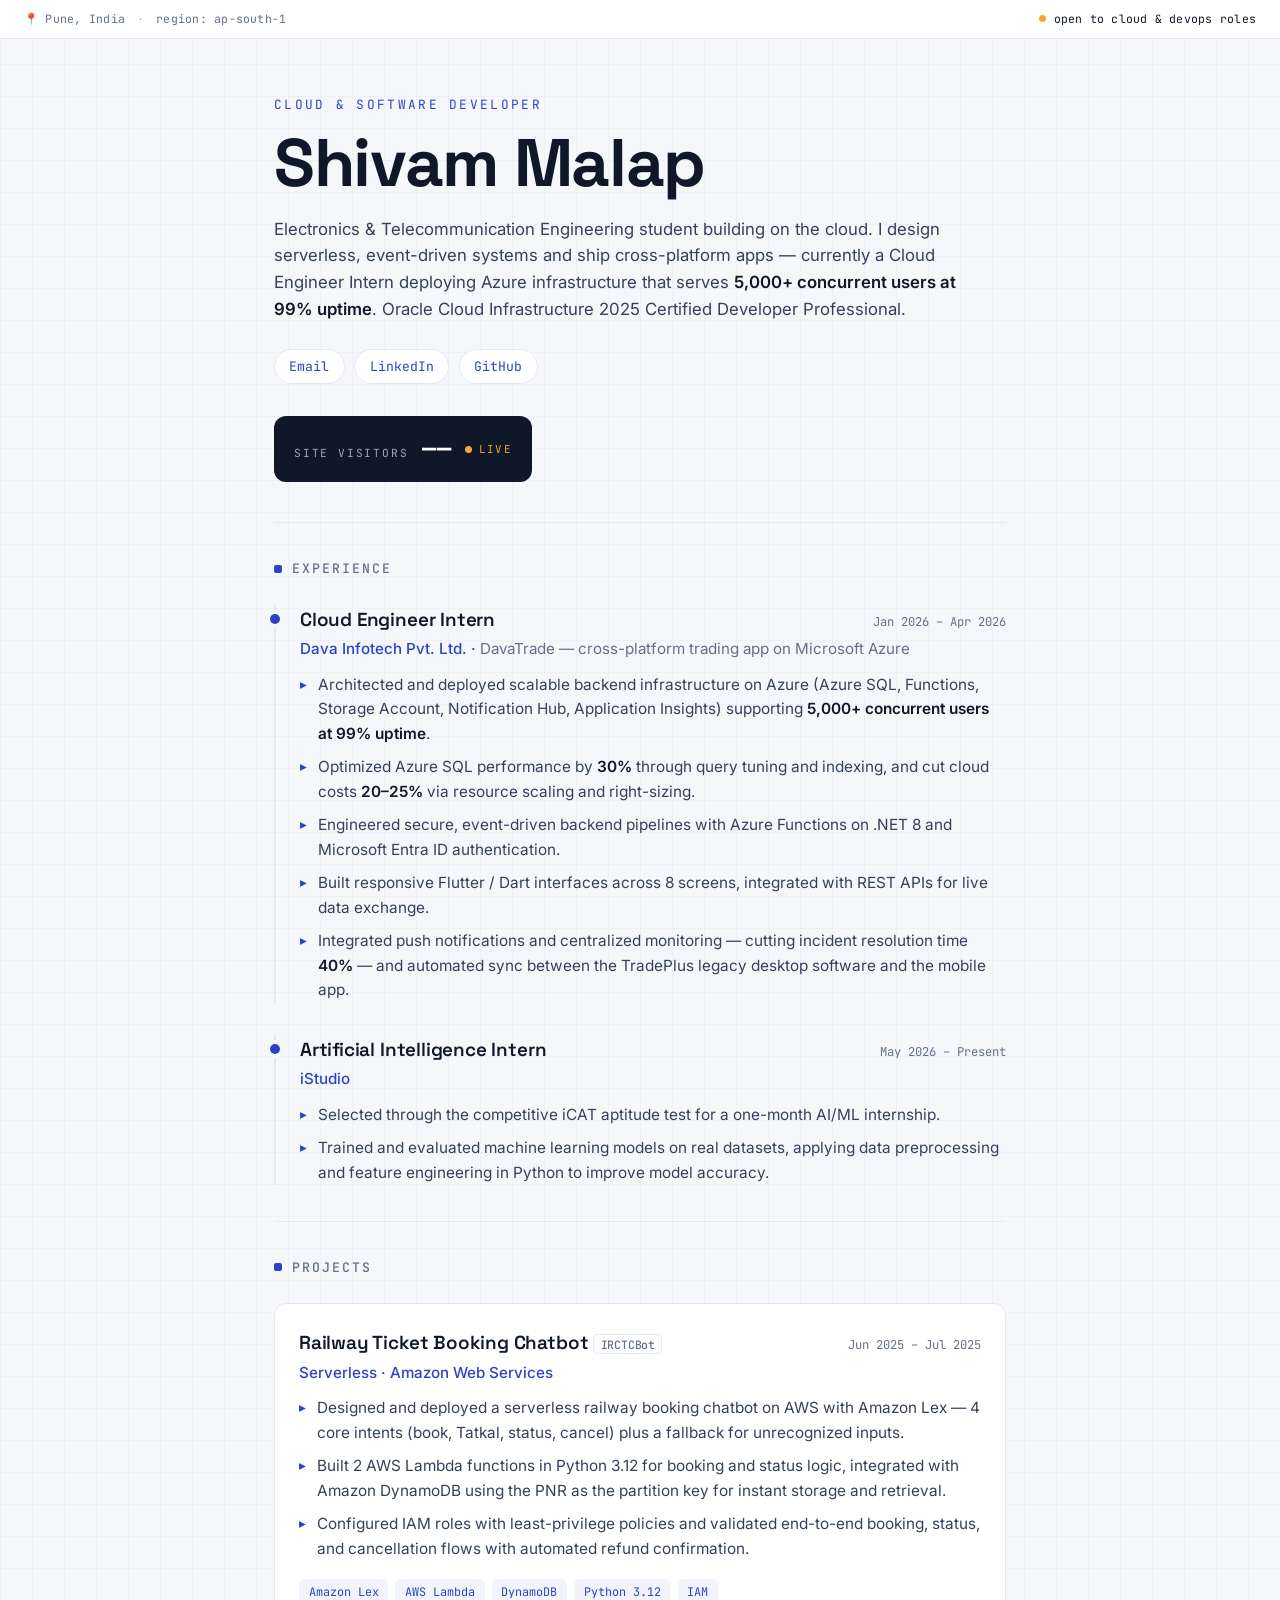
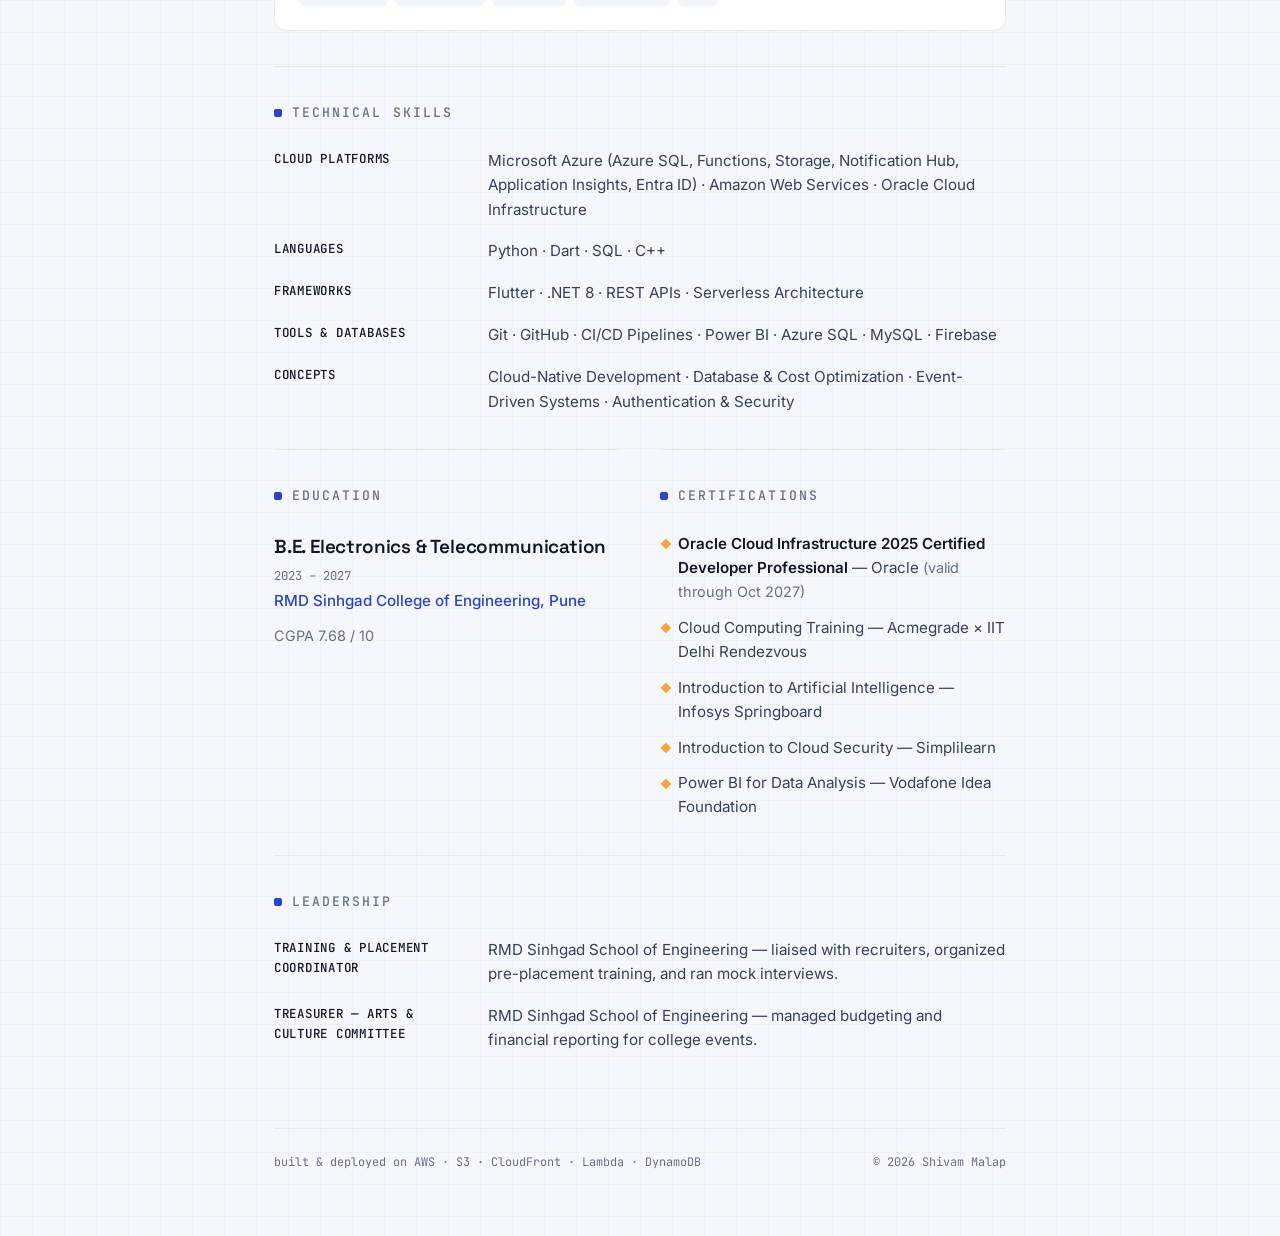
<file: files/index.html>
<!DOCTYPE html>
<html lang="en">
<head>
  <meta charset="UTF-8" />
  <meta name="viewport" content="width=device-width, initial-scale=1.0" />
  <title>Shivam Malap — Cloud &amp; Software Developer</title>
  <meta name="description" content="Shivam Malap — Cloud &amp; Software Developer. Oracle Cloud certified, Azure & AWS experience, serverless and cross-platform development." />

  <!-- Fonts: Space Grotesk (display), Inter (body), JetBrains Mono (console/data) -->
  <link rel="preconnect" href="https://fonts.googleapis.com" />
  <link rel="preconnect" href="https://fonts.gstatic.com" crossorigin />
  <link href="https://fonts.googleapis.com/css2?family=Space+Grotesk:wght@500;600;700&family=Inter:wght@400;500;600&family=JetBrains+Mono:wght@400;500;700&display=swap" rel="stylesheet" />

  <link rel="stylesheet" href="styles.css" />
</head>
<body>
  <!-- ============================================================
       STATUS BAR  — console-style metadata line
       ============================================================ -->
  <div class="statusbar" aria-hidden="true">
    <span class="statusbar__item">📍 Pune, India</span>
    <span class="statusbar__dot">·</span>
    <span class="statusbar__item">region: ap-south-1</span>
    <span class="statusbar__item statusbar__status">
      <span class="live-dot"></span> open to cloud &amp; devops roles
    </span>
  </div>

  <main class="wrap">

    <!-- ============================================================
         HERO
         ============================================================ -->
    <header class="hero">
      <p class="eyebrow">Cloud &amp; Software Developer</p>
      <h1 class="hero__name">Shivam&nbsp;Malap</h1>

      <p class="hero__summary">
        Electronics &amp; Telecommunication Engineering student building on the cloud.
        I design serverless, event-driven systems and ship cross-platform apps —
        currently a Cloud Engineer Intern deploying Azure infrastructure that serves
        <strong>5,000+ concurrent users at 99% uptime</strong>. Oracle Cloud Infrastructure
        2025 Certified Developer Professional.
      </p>

      <!-- Contact links -->
      <nav class="contacts" aria-label="Contact">
        <a class="contacts__link" href="mailto:shivamsmalap.rmdstic.entc@gmail.com">Email</a>
        <a class="contacts__link" href="https://linkedin.com/in/shivammalap" target="_blank" rel="noopener">LinkedIn</a>
        <a class="contacts__link" href="https://github.com/Smalap" target="_blank" rel="noopener">GitHub</a>
        <!-- Want your phone public? Uncomment the next line:
        <a class="contacts__link" href="tel:+918668584818">+91 8668584818</a>
        -->
      </nav>

      <!-- ==========================================================
           SIGNATURE ELEMENT — live visitor telemetry
           Wired to your API in Phase 8. See script.js.
           ========================================================== -->
      <div class="telemetry" role="status" aria-live="polite">
        <span class="telemetry__label">site visitors</span>
        <span class="telemetry__count" id="visitor-count">——</span>
        <span class="telemetry__badge"><span class="live-dot"></span>live</span>
      </div>
    </header>

    <!-- ============================================================
         EXPERIENCE
         ============================================================ -->
    <section class="section" aria-labelledby="exp-h">
      <h2 class="section__title" id="exp-h"><span class="tick"></span>Experience</h2>

      <ol class="timeline">
        <li class="entry">
          <div class="entry__head">
            <h3 class="entry__role">Cloud Engineer Intern</h3>
            <span class="entry__meta">Jan 2026 – Apr 2026</span>
          </div>
          <p class="entry__org">Dava Infotech Pvt. Ltd. · <span class="entry__project">DavaTrade — cross-platform trading app on Microsoft Azure</span></p>
          <ul class="bullets">
            <li>Architected and deployed scalable backend infrastructure on Azure (Azure SQL, Functions, Storage Account, Notification Hub, Application Insights) supporting <strong>5,000+ concurrent users at 99% uptime</strong>.</li>
            <li>Optimized Azure SQL performance by <strong>30%</strong> through query tuning and indexing, and cut cloud costs <strong>20–25%</strong> via resource scaling and right-sizing.</li>
            <li>Engineered secure, event-driven backend pipelines with Azure Functions on .NET 8 and Microsoft Entra ID authentication.</li>
            <li>Built responsive Flutter / Dart interfaces across 8 screens, integrated with REST APIs for live data exchange.</li>
            <li>Integrated push notifications and centralized monitoring — cutting incident resolution time <strong>40%</strong> — and automated sync between the TradePlus legacy desktop software and the mobile app.</li>
          </ul>
        </li>

        <li class="entry">
          <div class="entry__head">
            <h3 class="entry__role">Artificial Intelligence Intern</h3>
            <span class="entry__meta">May 2026 – Present</span>
          </div>
          <p class="entry__org">iStudio</p>
          <ul class="bullets">
            <li>Selected through the competitive iCAT aptitude test for a one-month AI/ML internship.</li>
            <li>Trained and evaluated machine learning models on real datasets, applying data preprocessing and feature engineering in Python to improve model accuracy.</li>
          </ul>
        </li>
      </ol>
    </section>

    <!-- ============================================================
         PROJECTS
         ============================================================ -->
    <section class="section" aria-labelledby="proj-h">
      <h2 class="section__title" id="proj-h"><span class="tick"></span>Projects</h2>

      <article class="card">
        <div class="entry__head">
          <h3 class="entry__role">Railway Ticket Booking Chatbot <span class="mono-tag">IRCTCBot</span></h3>
          <span class="entry__meta">Jun 2025 – Jul 2025</span>
        </div>
        <p class="entry__org">Serverless · Amazon Web Services</p>
        <ul class="bullets">
          <li>Designed and deployed a serverless railway booking chatbot on AWS with Amazon Lex — 4 core intents (book, Tatkal, status, cancel) plus a fallback for unrecognized inputs.</li>
          <li>Built 2 AWS Lambda functions in Python 3.12 for booking and status logic, integrated with Amazon DynamoDB using the PNR as the partition key for instant storage and retrieval.</li>
          <li>Configured IAM roles with least-privilege policies and validated end-to-end booking, status, and cancellation flows with automated refund confirmation.</li>
        </ul>
        <div class="chips">
          <span class="chip">Amazon Lex</span>
          <span class="chip">AWS Lambda</span>
          <span class="chip">DynamoDB</span>
          <span class="chip">Python 3.12</span>
          <span class="chip">IAM</span>
        </div>
      </article>
    </section>

    <!-- ============================================================
         SKILLS
         ============================================================ -->
    <section class="section" aria-labelledby="skills-h">
      <h2 class="section__title" id="skills-h"><span class="tick"></span>Technical Skills</h2>

      <div class="skills">
        <div class="skills__group">
          <p class="skills__label">Cloud Platforms</p>
          <p class="skills__list">Microsoft Azure (Azure SQL, Functions, Storage, Notification Hub, Application Insights, Entra ID) · Amazon Web Services · Oracle Cloud Infrastructure</p>
        </div>
        <div class="skills__group">
          <p class="skills__label">Languages</p>
          <p class="skills__list">Python · Dart · SQL · C++</p>
        </div>
        <div class="skills__group">
          <p class="skills__label">Frameworks</p>
          <p class="skills__list">Flutter · .NET 8 · REST APIs · Serverless Architecture</p>
        </div>
        <div class="skills__group">
          <p class="skills__label">Tools &amp; Databases</p>
          <p class="skills__list">Git · GitHub · CI/CD Pipelines · Power BI · Azure SQL · MySQL · Firebase</p>
        </div>
        <div class="skills__group">
          <p class="skills__label">Concepts</p>
          <p class="skills__list">Cloud-Native Development · Database &amp; Cost Optimization · Event-Driven Systems · Authentication &amp; Security</p>
        </div>
      </div>
    </section>

    <!-- ============================================================
         EDUCATION + CERTIFICATIONS  (two columns)
         ============================================================ -->
    <div class="split">
      <section class="section" aria-labelledby="edu-h">
        <h2 class="section__title" id="edu-h"><span class="tick"></span>Education</h2>
        <div class="entry">
          <div class="entry__head">
            <h3 class="entry__role">B.E. Electronics &amp; Telecommunication</h3>
            <span class="entry__meta">2023 – 2027</span>
          </div>
          <p class="entry__org">RMD Sinhgad College of Engineering, Pune</p>
          <p class="entry__note">CGPA 7.68 / 10</p>
        </div>
      </section>

      <section class="section" aria-labelledby="cert-h">
        <h2 class="section__title" id="cert-h"><span class="tick"></span>Certifications</h2>
        <ul class="certs">
          <li><strong>Oracle Cloud Infrastructure 2025 Certified Developer Professional</strong> — Oracle <span class="entry__note">(valid through Oct 2027)</span></li>
          <li>Cloud Computing Training — Acmegrade × IIT Delhi Rendezvous</li>
          <li>Introduction to Artificial Intelligence — Infosys Springboard</li>
          <li>Introduction to Cloud Security — Simplilearn</li>
          <li>Power BI for Data Analysis — Vodafone Idea Foundation</li>
        </ul>
      </section>
    </div>

    <!-- ============================================================
         LEADERSHIP
         ============================================================ -->
    <section class="section" aria-labelledby="lead-h">
      <h2 class="section__title" id="lead-h"><span class="tick"></span>Leadership</h2>
      <div class="skills">
        <div class="skills__group">
          <p class="skills__label">Training &amp; Placement Coordinator</p>
          <p class="skills__list">RMD Sinhgad School of Engineering — liaised with recruiters, organized pre-placement training, and ran mock interviews.</p>
        </div>
        <div class="skills__group">
          <p class="skills__label">Treasurer — Arts &amp; Culture Committee</p>
          <p class="skills__list">RMD Sinhgad School of Engineering — managed budgeting and financial reporting for college events.</p>
        </div>
      </div>
    </section>

    <!-- ============================================================
         FOOTER
         ============================================================ -->
    <footer class="foot">
      <span class="foot__mono">built &amp; deployed on AWS · S3 · CloudFront · Lambda · DynamoDB</span>
      <span class="foot__year">© 2026 Shivam Malap</span>
    </footer>

  </main>

  <script src="script.js"></script>
</body>
</html>
</file>
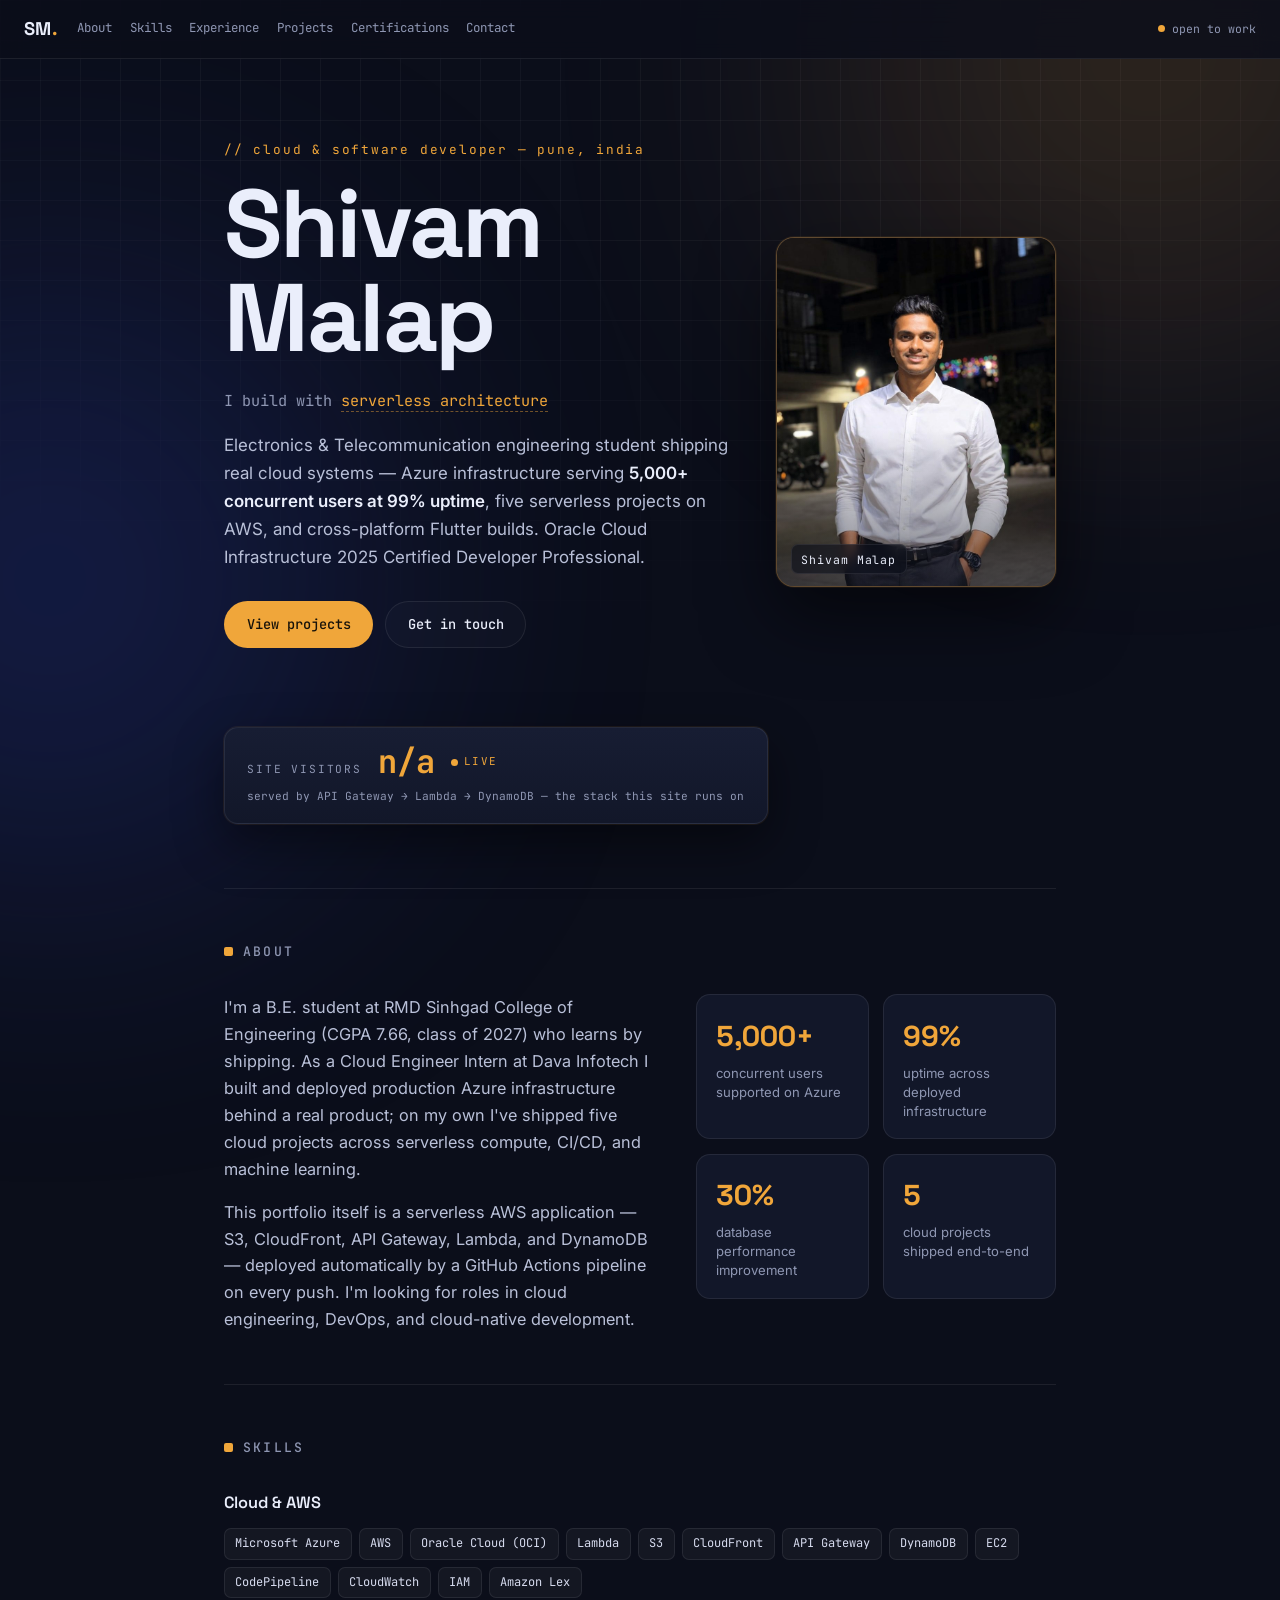
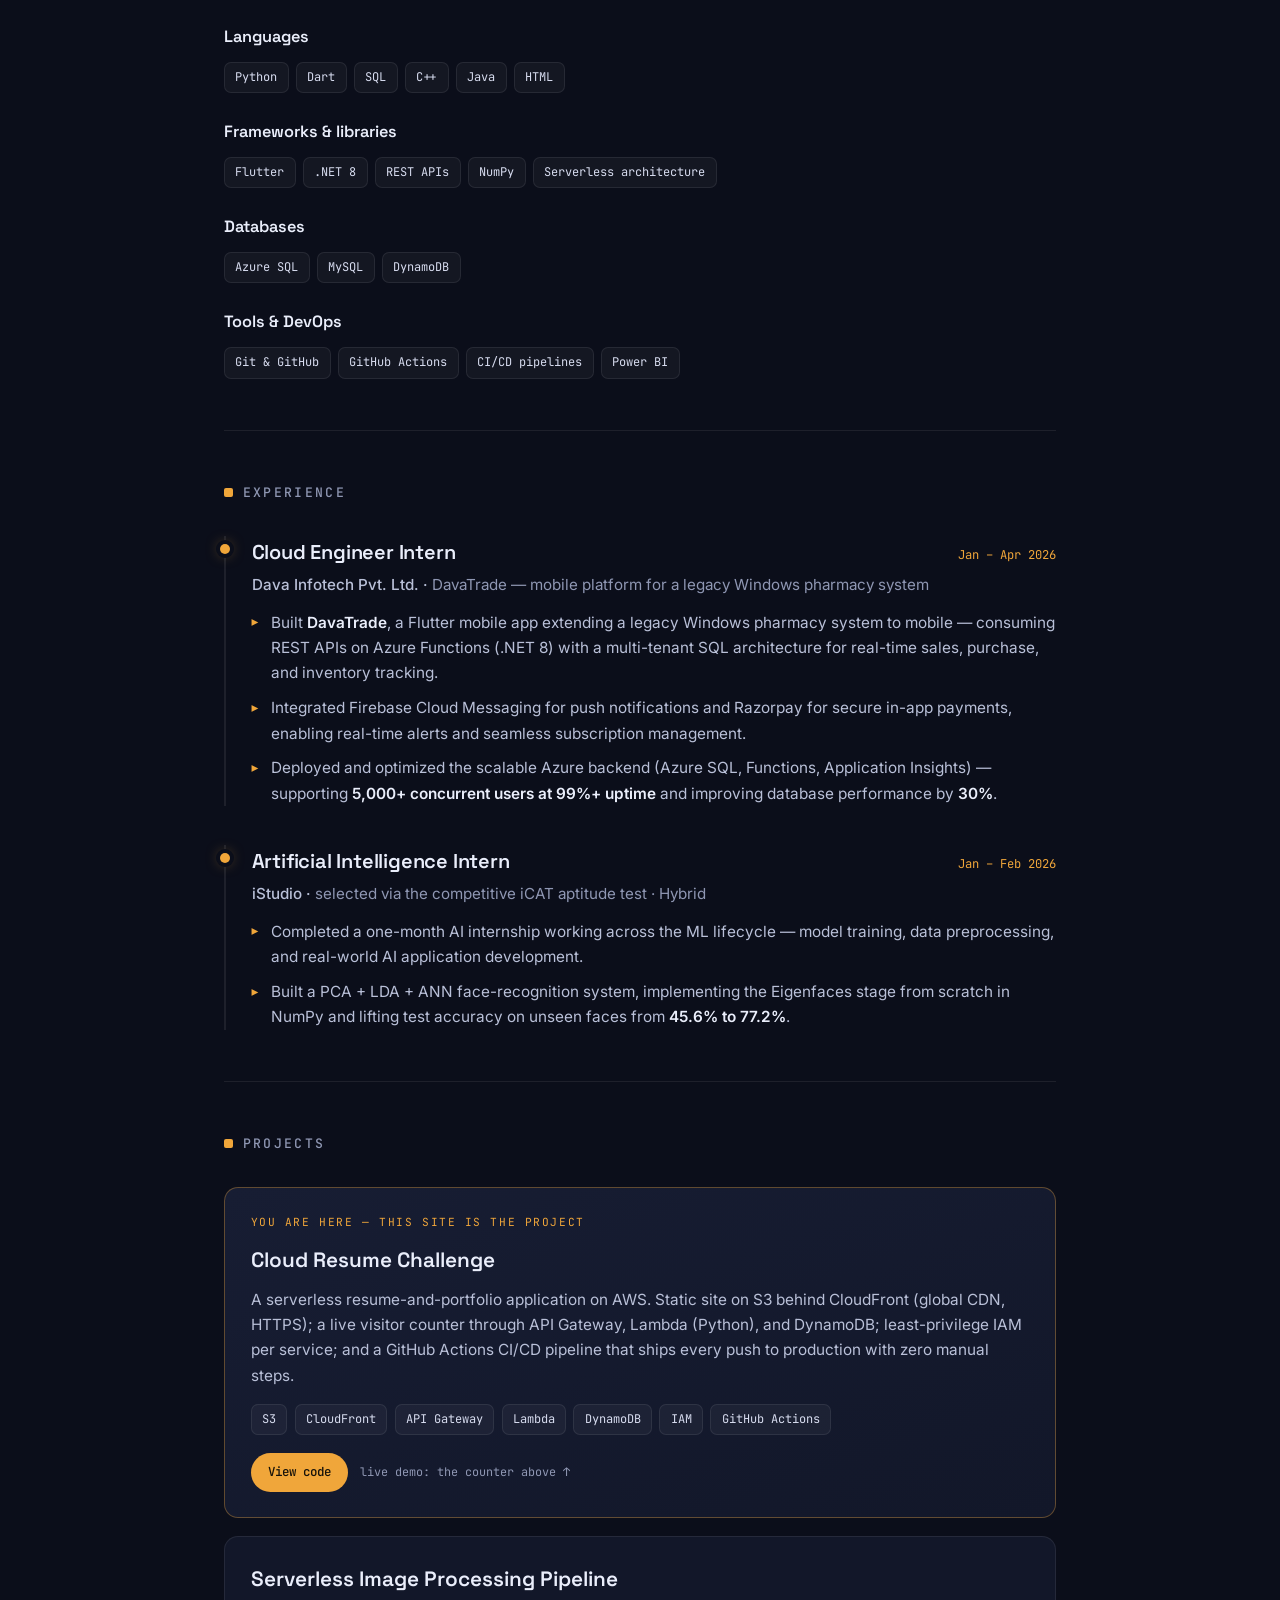
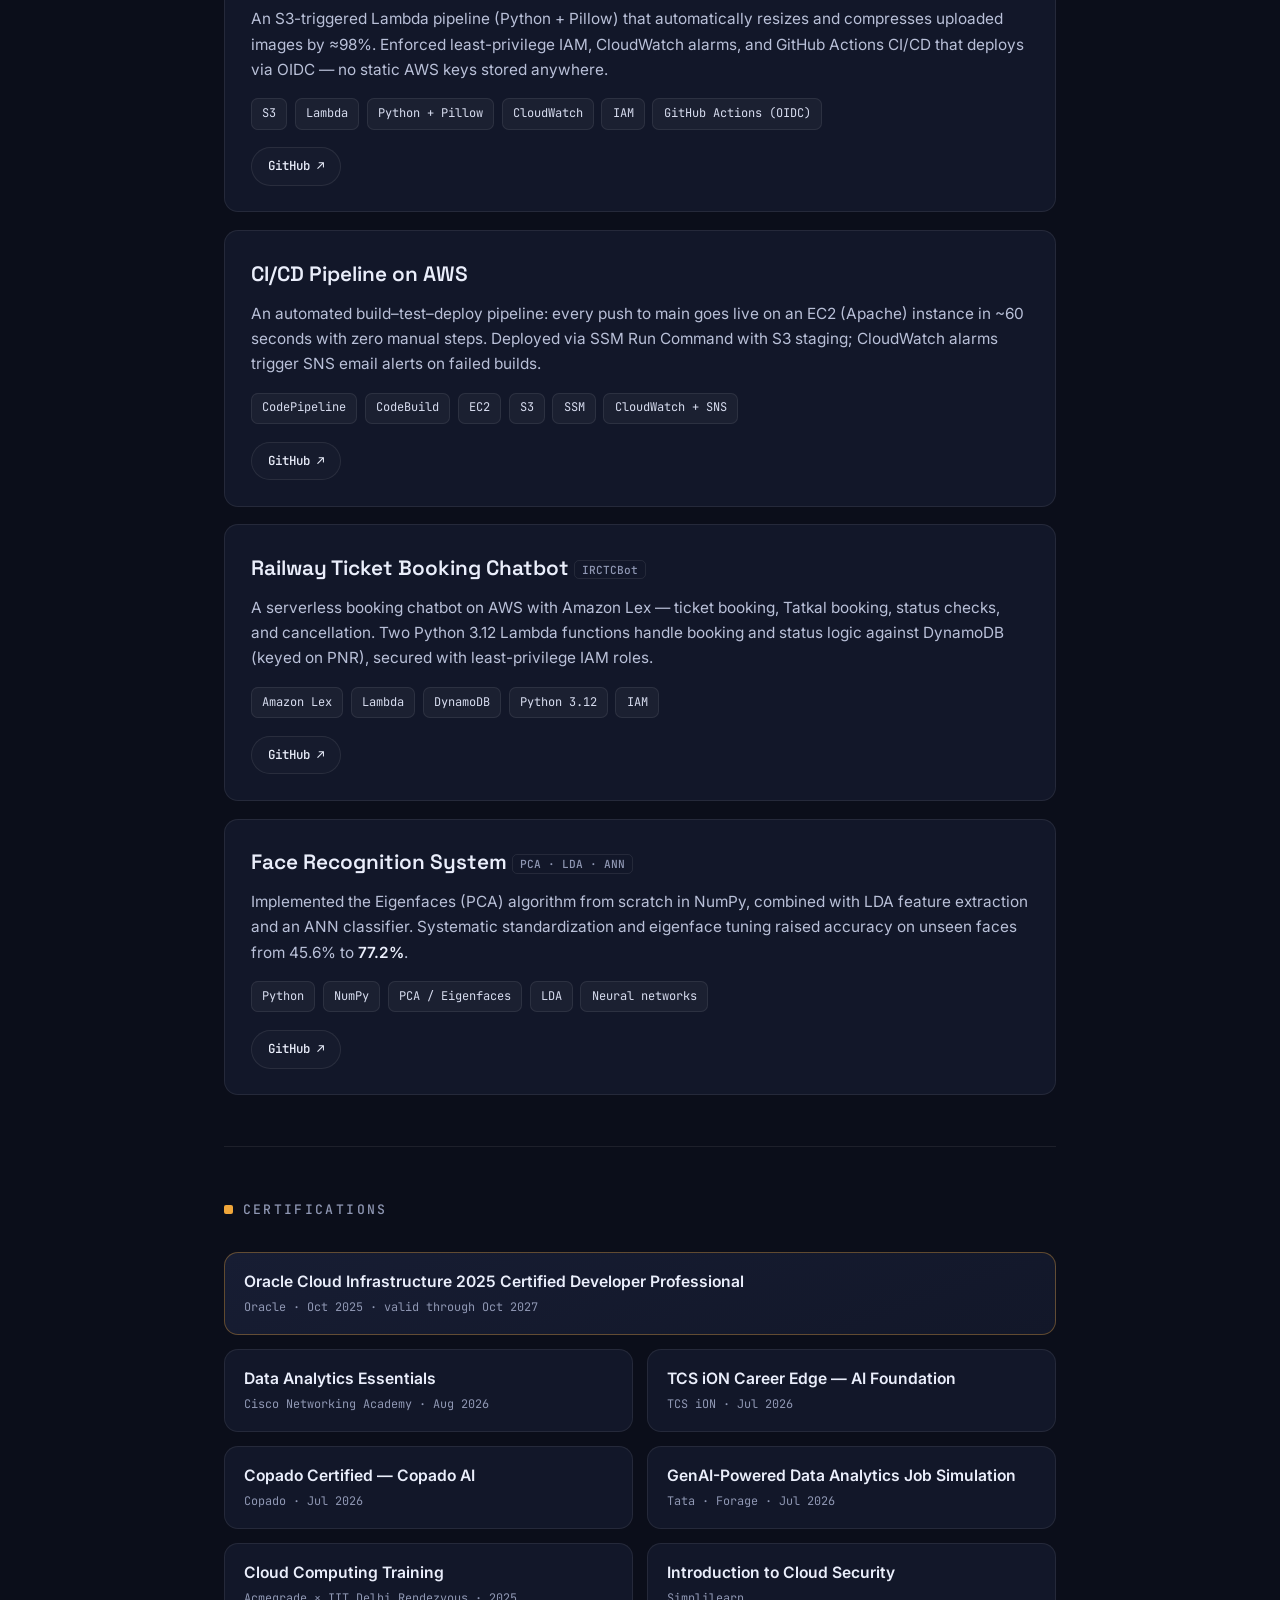
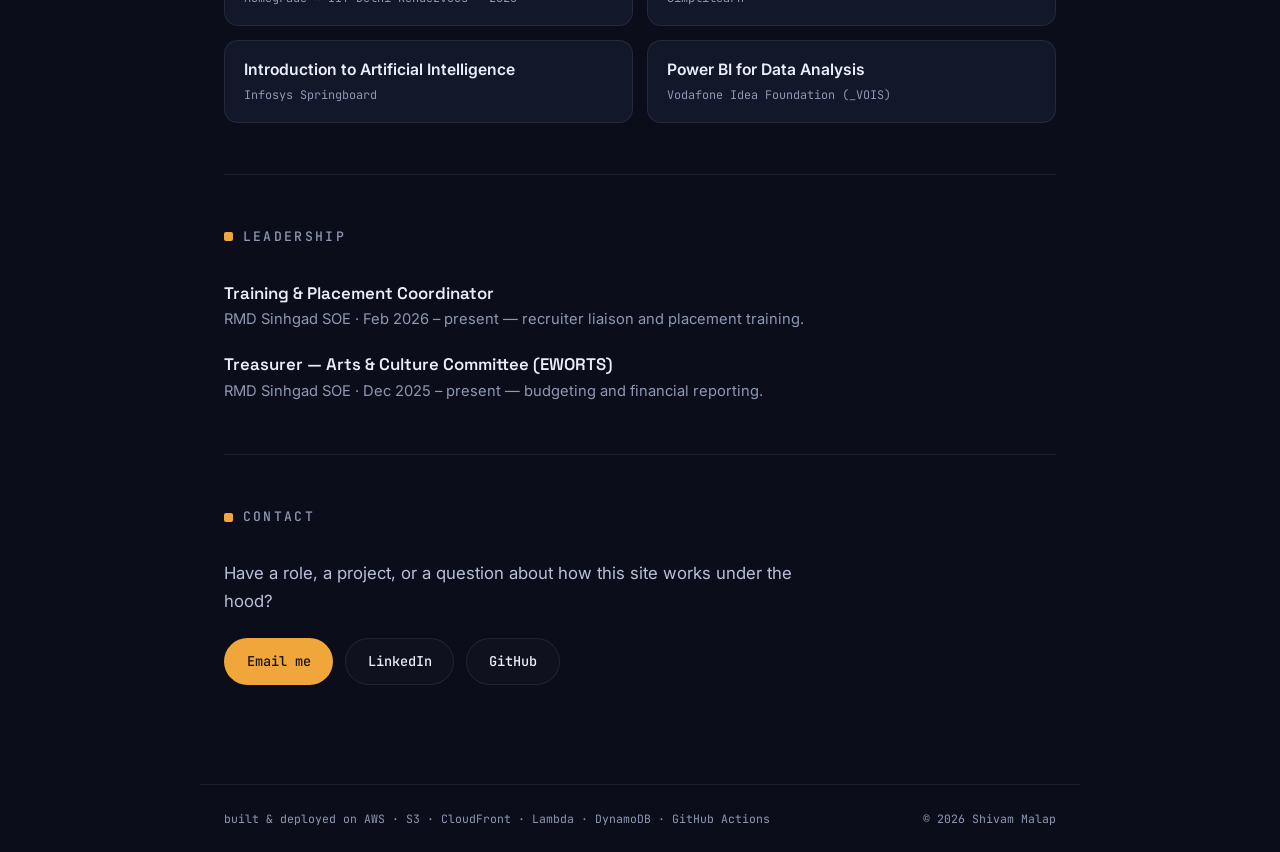
<file: frontend/index.html>
<!DOCTYPE html>
<html lang="en">
<head>
  <meta charset="UTF-8" />
  <meta name="viewport" content="width=device-width, initial-scale=1.0" />
  <title>Shivam Malap — Cloud &amp; Software Developer</title>
  <meta name="description" content="Shivam Malap — Cloud &amp; Software Developer. Azure, AWS, serverless, Flutter. OCI 2025 Certified. This portfolio is a serverless AWS application." />

  <link rel="preconnect" href="https://fonts.googleapis.com" />
  <link rel="preconnect" href="https://fonts.gstatic.com" crossorigin />
  <link href="https://fonts.googleapis.com/css2?family=Space+Grotesk:wght@500;600;700&family=Inter:wght@400;500;600&family=JetBrains+Mono:wght@400;500;700&display=swap" rel="stylesheet" />

  <link rel="stylesheet" href="styles.css" />
</head>
<body>

  <div class="bg" aria-hidden="true">
    <div class="bg__grid"></div>
    <div class="bg__glow bg__glow--gold"></div>
    <div class="bg__glow bg__glow--indigo"></div>
  </div>

  <!-- NAV -->
  <header class="nav">
    <a class="nav__logo" href="#top">SM<span class="nav__dot">.</span></a>
    <nav class="nav__links" aria-label="Sections">
      <a href="#about">About</a>
      <a href="#skills">Skills</a>
      <a href="#experience">Experience</a>
      <a href="#projects">Projects</a>
      <a href="#certs">Certifications</a>
      <a href="#contact">Contact</a>
    </nav>
    <span class="nav__status"><span class="live-dot"></span>open to work</span>
  </header>

  <main id="top">

    <!-- HERO -->
    <section class="hero">
      <div class="hero__main">
        <div class="hero__content">
          <p class="hero__eyebrow reveal">// cloud &amp; software developer — pune, india</p>
          <h1 class="hero__name reveal">Shivam<br />Malap</h1>
          <p class="hero__roles reveal">I build with <span class="hero__rotator" id="role-rotator">serverless architecture</span></p>
          <p class="hero__summary reveal">
            Electronics &amp; Telecommunication engineering student shipping real cloud systems —
            Azure infrastructure serving <strong>5,000+ concurrent users at 99% uptime</strong>,
            five serverless projects on AWS, and cross-platform Flutter builds.
            Oracle Cloud Infrastructure 2025 Certified Developer Professional.
          </p>
          <div class="hero__cta reveal">
            <a class="btn btn--gold" href="#projects">View projects</a>
            <a class="btn btn--ghost" href="#contact">Get in touch</a>
          </div>
        </div>

        <figure class="hero__photo reveal">
          <img src="profile.jpeg" alt="Shivam Malap" width="800" height="1066" />
          <figcaption class="hero__photo-tag">Shivam Malap</figcaption>
        </figure>
      </div>

      <!-- SIGNATURE: live telemetry -->
      <div class="telemetry reveal" role="status" aria-live="polite">
        <div class="telemetry__row">
          <span class="telemetry__label">site visitors</span>
          <span class="telemetry__count" id="visitor-count">——</span>
          <span class="telemetry__badge"><span class="live-dot"></span>live</span>
        </div>
        <p class="telemetry__note">served by API Gateway → Lambda → DynamoDB — the stack this site runs on</p>
      </div>
    </section>

    <!-- ABOUT + STATS -->
    <section class="section" id="about">
      <h2 class="section__title reveal"><span class="tick"></span>About</h2>
      <div class="about">
        <div class="about__text reveal">
          <p>
            I'm a B.E. student at RMD Sinhgad College of Engineering (CGPA 7.66, class of 2027)
            who learns by shipping. As a Cloud Engineer Intern at Dava Infotech I built and
            deployed production Azure infrastructure behind a real product; on my own I've shipped
            five cloud projects across serverless compute, CI/CD, and machine learning.
          </p>
          <p>
            This portfolio itself is a serverless AWS application — S3, CloudFront, API Gateway,
            Lambda, and DynamoDB — deployed automatically by a GitHub Actions pipeline on every push.
            I'm looking for roles in cloud engineering, DevOps, and cloud-native development.
          </p>
        </div>
        <div class="stats">
          <div class="stat reveal">
            <span class="stat__num" data-count="5000" data-suffix="+">0</span>
            <span class="stat__label">concurrent users supported on Azure</span>
          </div>
          <div class="stat reveal">
            <span class="stat__num" data-count="99" data-suffix="%">0</span>
            <span class="stat__label">uptime across deployed infrastructure</span>
          </div>
          <div class="stat reveal">
            <span class="stat__num" data-count="30" data-suffix="%">0</span>
            <span class="stat__label">database performance improvement</span>
          </div>
          <div class="stat reveal">
            <span class="stat__num" data-count="5" data-suffix="">0</span>
            <span class="stat__label">cloud projects shipped end-to-end</span>
          </div>
        </div>
      </div>
    </section>

    <!-- SKILLS -->
    <section class="section" id="skills">
      <h2 class="section__title reveal"><span class="tick"></span>Skills</h2>
      <div class="skills">
        <div class="skills__group reveal">
          <h3 class="skills__name">Cloud &amp; AWS</h3>
          <div class="chips">
            <span class="chip">Microsoft Azure</span>
            <span class="chip">AWS</span>
            <span class="chip">Oracle Cloud (OCI)</span>
            <span class="chip">Lambda</span>
            <span class="chip">S3</span>
            <span class="chip">CloudFront</span>
            <span class="chip">API Gateway</span>
            <span class="chip">DynamoDB</span>
            <span class="chip">EC2</span>
            <span class="chip">CodePipeline</span>
            <span class="chip">CloudWatch</span>
            <span class="chip">IAM</span>
            <span class="chip">Amazon Lex</span>
          </div>
        </div>
        <div class="skills__group reveal">
          <h3 class="skills__name">Languages</h3>
          <div class="chips">
            <span class="chip">Python</span>
            <span class="chip">Dart</span>
            <span class="chip">SQL</span>
            <span class="chip">C++</span>
            <span class="chip">Java</span>
            <span class="chip">HTML</span>
          </div>
        </div>
        <div class="skills__group reveal">
          <h3 class="skills__name">Frameworks &amp; libraries</h3>
          <div class="chips">
            <span class="chip">Flutter</span>
            <span class="chip">.NET 8</span>
            <span class="chip">REST APIs</span>
            <span class="chip">NumPy</span>
            <span class="chip">Serverless architecture</span>
          </div>
        </div>
        <div class="skills__group reveal">
          <h3 class="skills__name">Databases</h3>
          <div class="chips">
            <span class="chip">Azure SQL</span>
            <span class="chip">MySQL</span>
            <span class="chip">DynamoDB</span>
          </div>
        </div>
        <div class="skills__group reveal">
          <h3 class="skills__name">Tools &amp; DevOps</h3>
          <div class="chips">
            <span class="chip">Git &amp; GitHub</span>
            <span class="chip">GitHub Actions</span>
            <span class="chip">CI/CD pipelines</span>
            <span class="chip">Power BI</span>
          </div>
        </div>
      </div>
    </section>

    <!-- EXPERIENCE -->
    <section class="section" id="experience">
      <h2 class="section__title reveal"><span class="tick"></span>Experience</h2>
      <ol class="timeline">
        <li class="entry reveal">
          <div class="entry__head">
            <h3 class="entry__role">Cloud Engineer Intern</h3>
            <span class="entry__meta">Jan – Apr 2026</span>
          </div>
          <p class="entry__org">Dava Infotech Pvt. Ltd. · <span class="entry__project">DavaTrade — mobile platform for a legacy Windows pharmacy system</span></p>
          <ul class="bullets">
            <li>Built <strong>DavaTrade</strong>, a Flutter mobile app extending a legacy Windows pharmacy system to mobile — consuming REST APIs on Azure Functions (.NET 8) with a multi-tenant SQL architecture for real-time sales, purchase, and inventory tracking.</li>
            <li>Integrated Firebase Cloud Messaging for push notifications and Razorpay for secure in-app payments, enabling real-time alerts and seamless subscription management.</li>
            <li>Deployed and optimized the scalable Azure backend (Azure SQL, Functions, Application Insights) — supporting <strong>5,000+ concurrent users at 99%+ uptime</strong> and improving database performance by <strong>30%</strong>.</li>
          </ul>
        </li>

        <li class="entry reveal">
          <div class="entry__head">
            <h3 class="entry__role">Artificial Intelligence Intern</h3>
            <span class="entry__meta">Jan – Feb 2026</span>
          </div>
          <p class="entry__org">iStudio · <span class="entry__project">selected via the competitive iCAT aptitude test · Hybrid</span></p>
          <ul class="bullets">
            <li>Completed a one-month AI internship working across the ML lifecycle — model training, data preprocessing, and real-world AI application development.</li>
            <li>Built a PCA + LDA + ANN face-recognition system, implementing the Eigenfaces stage from scratch in NumPy and lifting test accuracy on unseen faces from <strong>45.6% to 77.2%</strong>.</li>
          </ul>
        </li>
      </ol>
    </section>

    <!-- PROJECTS -->
    <section class="section" id="projects">
      <h2 class="section__title reveal"><span class="tick"></span>Projects</h2>
      <div class="cards">

        <article class="card card--featured reveal">
          <p class="card__flag">you are here — this site is the project</p>
          <h3 class="card__title">Cloud Resume Challenge</h3>
          <p class="card__desc">
            A serverless resume-and-portfolio application on AWS. Static site on S3 behind
            CloudFront (global CDN, HTTPS); a live visitor counter through API Gateway,
            Lambda (Python), and DynamoDB; least-privilege IAM per service; and a GitHub Actions
            CI/CD pipeline that ships every push to production with zero manual steps.
          </p>
          <div class="chips">
            <span class="chip">S3</span><span class="chip">CloudFront</span>
            <span class="chip">API Gateway</span><span class="chip">Lambda</span>
            <span class="chip">DynamoDB</span><span class="chip">IAM</span>
            <span class="chip">GitHub Actions</span>
          </div>
          <div class="card__links">
            <a class="btn btn--gold btn--sm" href="https://github.com/Smalap/cloud-resume-challenge" target="_blank" rel="noopener">View code</a>
            <span class="card__hint">live demo: the counter above ↑</span>
          </div>
        </article>

        <article class="card reveal">
          <h3 class="card__title">Serverless Image Processing Pipeline</h3>
          <p class="card__desc">
            An S3-triggered Lambda pipeline (Python + Pillow) that automatically resizes and
            compresses uploaded images by ≈98%. Enforced least-privilege IAM, CloudWatch alarms,
            and GitHub Actions CI/CD that deploys via OIDC — no static AWS keys stored anywhere.
          </p>
          <div class="chips">
            <span class="chip">S3</span><span class="chip">Lambda</span>
            <span class="chip">Python + Pillow</span><span class="chip">CloudWatch</span>
            <span class="chip">IAM</span><span class="chip">GitHub Actions (OIDC)</span>
          </div>
          <div class="card__links">
            <a class="btn btn--ghost btn--sm" href="https://github.com/Smalap/aws-image-processing" target="_blank" rel="noopener">GitHub ↗</a>
          </div>
        </article>

        <article class="card reveal">
          <h3 class="card__title">CI/CD Pipeline on AWS</h3>
          <p class="card__desc">
            An automated build–test–deploy pipeline: every push to main goes live on an EC2
            (Apache) instance in ~60 seconds with zero manual steps. Deployed via SSM Run Command
            with S3 staging; CloudWatch alarms trigger SNS email alerts on failed builds.
          </p>
          <div class="chips">
            <span class="chip">CodePipeline</span><span class="chip">CodeBuild</span>
            <span class="chip">EC2</span><span class="chip">S3</span>
            <span class="chip">SSM</span><span class="chip">CloudWatch + SNS</span>
          </div>
          <div class="card__links">
            <a class="btn btn--ghost btn--sm" href="https://github.com/Smalap/cicd-pipeline" target="_blank" rel="noopener">GitHub ↗</a>
          </div>
        </article>

        <article class="card reveal">
          <h3 class="card__title">Railway Ticket Booking Chatbot <span class="mono-tag">IRCTCBot</span></h3>
          <p class="card__desc">
            A serverless booking chatbot on AWS with Amazon Lex — ticket booking, Tatkal booking,
            status checks, and cancellation. Two Python 3.12 Lambda functions handle booking and
            status logic against DynamoDB (keyed on PNR), secured with least-privilege IAM roles.
          </p>
          <div class="chips">
            <span class="chip">Amazon Lex</span><span class="chip">Lambda</span>
            <span class="chip">DynamoDB</span><span class="chip">Python 3.12</span>
            <span class="chip">IAM</span>
          </div>
          <div class="card__links">
            <a class="btn btn--ghost btn--sm" href="https://github.com/Smalap/irctc-lex-chatbot" target="_blank" rel="noopener">GitHub ↗</a>
          </div>
        </article>

        <article class="card reveal">
          <h3 class="card__title">Face Recognition System <span class="mono-tag">PCA · LDA · ANN</span></h3>
          <p class="card__desc">
            Implemented the Eigenfaces (PCA) algorithm from scratch in NumPy, combined with LDA
            feature extraction and an ANN classifier. Systematic standardization and eigenface
            tuning raised accuracy on unseen faces from 45.6% to <strong>77.2%</strong>.
          </p>
          <div class="chips">
            <span class="chip">Python</span><span class="chip">NumPy</span>
            <span class="chip">PCA / Eigenfaces</span><span class="chip">LDA</span>
            <span class="chip">Neural networks</span>
          </div>
          <div class="card__links">
            <a class="btn btn--ghost btn--sm" href="https://github.com/Smalap/pca-ann-face-recognition" target="_blank" rel="noopener">GitHub ↗</a>
          </div>
        </article>

      </div>
    </section>

    <!-- CERTIFICATIONS -->
    <section class="section" id="certs">
      <h2 class="section__title reveal"><span class="tick"></span>Certifications</h2>
      <ul class="certs">
        <li class="cert cert--major reveal">
          <span class="cert__name">Oracle Cloud Infrastructure 2025 Certified Developer Professional</span>
          <span class="cert__org">Oracle · Oct 2025 · valid through Oct 2027</span>
        </li>
        <li class="cert reveal">
          <span class="cert__name">Data Analytics Essentials</span>
          <span class="cert__org">Cisco Networking Academy · Aug 2026</span>
        </li>
        <li class="cert reveal">
          <span class="cert__name">TCS iON Career Edge — AI Foundation</span>
          <span class="cert__org">TCS iON · Jul 2026</span>
        </li>
        <li class="cert reveal">
          <span class="cert__name">Copado Certified — Copado AI</span>
          <span class="cert__org">Copado · Jul 2026</span>
        </li>
        <li class="cert reveal">
          <span class="cert__name">GenAI-Powered Data Analytics Job Simulation</span>
          <span class="cert__org">Tata · Forage · Jul 2026</span>
        </li>
        <li class="cert reveal">
          <span class="cert__name">Cloud Computing Training</span>
          <span class="cert__org">Acmegrade × IIT Delhi Rendezvous · 2025</span>
        </li>
        <li class="cert reveal">
          <span class="cert__name">Introduction to Cloud Security</span>
          <span class="cert__org">Simplilearn</span>
        </li>
        <li class="cert reveal">
          <span class="cert__name">Introduction to Artificial Intelligence</span>
          <span class="cert__org">Infosys Springboard</span>
        </li>
        <li class="cert reveal">
          <span class="cert__name">Power BI for Data Analysis</span>
          <span class="cert__org">Vodafone Idea Foundation (_VOIS)</span>
        </li>
      </ul>
    </section>

    <!-- LEADERSHIP -->
    <section class="section" id="leadership">
      <h2 class="section__title reveal"><span class="tick"></span>Leadership</h2>
      <div class="lead">
        <div class="lead__item reveal">
          <h3 class="lead__role">Training &amp; Placement Coordinator</h3>
          <p class="lead__desc">RMD Sinhgad SOE · Feb 2026 – present — recruiter liaison and placement training.</p>
        </div>
        <div class="lead__item reveal">
          <h3 class="lead__role">Treasurer — Arts &amp; Culture Committee (EWORTS)</h3>
          <p class="lead__desc">RMD Sinhgad SOE · Dec 2025 – present — budgeting and financial reporting.</p>
        </div>
      </div>
    </section>

    <!-- CONTACT -->
    <section class="section section--contact" id="contact">
      <h2 class="section__title reveal"><span class="tick"></span>Contact</h2>
      <p class="contact__line reveal">Have a role, a project, or a question about how this site works under the hood?</p>
      <div class="contact__actions reveal">
        <a class="btn btn--gold" href="mailto:shivamsmalap.rmdstic.entc@gmail.com">Email me</a>
        <a class="btn btn--ghost" href="https://linkedin.com/in/shivammalap" target="_blank" rel="noopener">LinkedIn</a>
        <a class="btn btn--ghost" href="https://github.com/Smalap" target="_blank" rel="noopener">GitHub</a>
      </div>
    </section>

  </main>

  <footer class="foot">
    <span class="foot__mono">built &amp; deployed on AWS · S3 · CloudFront · Lambda · DynamoDB · GitHub Actions</span>
    <span class="foot__mono">© <span id="year">2026</span> Shivam Malap</span>
  </footer>

  <script src="script.js"></script>
</body>
</html>
</file>
<file: files/styles.css>
/* ============================================================
   Shivam Malap — Resume Site
   Theme: "cloud console" — clean monitoring-dashboard feel.

   EDIT ANYTHING HERE FIRST — these variables control the whole
   page's colors, fonts, and spacing. Change a value, save, refresh.
   ============================================================ */
:root {
  /* Colors */
  --bg:        #f6f7fa;   /* page background (cool near-white)   */
  --surface:   #ffffff;   /* cards                               */
  --ink:       #0f1729;   /* main text (near-black navy)         */
  --muted:     #647089;   /* secondary text / captions           */
  --primary:   #2b44c7;   /* indigo — links, headings accent     */
  --accent:    #f2a73b;   /* amber — the "live" signal, sparingly */
  --line:      #e4e8f0;   /* hairline borders                    */

  /* Type */
  --font-display: "Space Grotesk", system-ui, sans-serif;
  --font-body:    "Inter", system-ui, sans-serif;
  --font-mono:    "JetBrains Mono", ui-monospace, monospace;

  /* Layout */
  --maxw: 780px;
  --radius: 12px;
}

/* ---------- Base ---------- */
* { box-sizing: border-box; margin: 0; padding: 0; }

html { scroll-behavior: smooth; }

body {
  font-family: var(--font-body);
  color: var(--ink);
  background: var(--bg);
  /* subtle console grid in the background */
  background-image:
    linear-gradient(to right,  rgba(43,68,199,0.035) 1px, transparent 1px),
    linear-gradient(to bottom, rgba(43,68,199,0.035) 1px, transparent 1px);
  background-size: 32px 32px;
  line-height: 1.6;
  -webkit-font-smoothing: antialiased;
}

strong { font-weight: 600; color: var(--ink); }

a { color: var(--primary); text-decoration: none; }

/* ---------- Status bar ---------- */
.statusbar {
  font-family: var(--font-mono);
  font-size: 0.72rem;
  letter-spacing: 0.02em;
  color: var(--muted);
  background: var(--surface);
  border-bottom: 1px solid var(--line);
  padding: 0.6rem 1.5rem;
  display: flex;
  flex-wrap: wrap;
  align-items: center;
  gap: 0.75rem;
}
.statusbar__dot { opacity: 0.5; }
.statusbar__status { margin-left: auto; display: inline-flex; align-items: center; gap: 0.45rem; color: var(--ink); }

/* live pulsing dot (reused) */
.live-dot {
  width: 7px; height: 7px;
  border-radius: 50%;
  background: var(--accent);
  display: inline-block;
  box-shadow: 0 0 0 0 rgba(242,167,59,0.6);
  animation: pulse 2s infinite;
}
@keyframes pulse {
  0%   { box-shadow: 0 0 0 0 rgba(242,167,59,0.55); }
  70%  { box-shadow: 0 0 0 7px rgba(242,167,59,0); }
  100% { box-shadow: 0 0 0 0 rgba(242,167,59,0); }
}

/* ---------- Layout wrapper ---------- */
.wrap {
  max-width: var(--maxw);
  margin: 0 auto;
  padding: 0 1.5rem 4rem;
}

/* ---------- Hero ---------- */
.hero { padding: 3.5rem 0 2.5rem; }

.eyebrow {
  font-family: var(--font-mono);
  font-size: 0.8rem;
  text-transform: uppercase;
  letter-spacing: 0.18em;
  color: var(--primary);
  margin-bottom: 0.9rem;
}

.hero__name {
  font-family: var(--font-display);
  font-weight: 700;
  font-size: clamp(2.6rem, 8vw, 4.2rem);
  line-height: 1.02;
  letter-spacing: -0.02em;
  margin-bottom: 1.1rem;
}

.hero__summary {
  font-size: 1.05rem;
  max-width: 62ch;
  color: #35405a;
  margin-bottom: 1.6rem;
}

/* Contact links */
.contacts { display: flex; flex-wrap: wrap; gap: 0.6rem; margin-bottom: 2rem; }
.contacts__link {
  font-family: var(--font-mono);
  font-size: 0.82rem;
  padding: 0.4rem 0.9rem;
  border: 1px solid var(--line);
  border-radius: 999px;
  background: var(--surface);
  transition: border-color 0.15s, transform 0.15s;
}
.contacts__link:hover { border-color: var(--primary); transform: translateY(-1px); }
.contacts__link:focus-visible { outline: 2px solid var(--primary); outline-offset: 2px; }

/* ---------- Telemetry (signature element) ---------- */
.telemetry {
  display: inline-flex;
  align-items: baseline;
  gap: 0.85rem;
  padding: 0.85rem 1.25rem;
  background: var(--ink);
  border-radius: var(--radius);
  color: #fff;
}
.telemetry__label {
  font-family: var(--font-mono);
  font-size: 0.7rem;
  text-transform: uppercase;
  letter-spacing: 0.16em;
  color: #9aa6c4;
}
.telemetry__count {
  font-family: var(--font-mono);
  font-weight: 700;
  font-size: 1.5rem;
  letter-spacing: 0.04em;
  color: #fff;
  font-variant-numeric: tabular-nums;
}
.telemetry__badge {
  font-family: var(--font-mono);
  font-size: 0.68rem;
  text-transform: uppercase;
  letter-spacing: 0.12em;
  color: var(--accent);
  display: inline-flex;
  align-items: center;
  gap: 0.4rem;
  align-self: center;
}

/* ---------- Sections ---------- */
.section { padding: 2.2rem 0; border-top: 1px solid var(--line); }

.section__title {
  font-family: var(--font-mono);
  font-size: 0.82rem;
  font-weight: 500;
  text-transform: uppercase;
  letter-spacing: 0.16em;
  color: var(--muted);
  display: flex;
  align-items: center;
  gap: 0.6rem;
  margin-bottom: 1.6rem;
}
.tick { width: 8px; height: 8px; background: var(--primary); border-radius: 2px; display: inline-block; }

/* ---------- Entries / timeline ---------- */
.timeline { list-style: none; }
.entry { position: relative; margin-bottom: 2rem; }
.entry:last-child { margin-bottom: 0; }

.timeline .entry {
  padding-left: 1.5rem;
  border-left: 2px solid var(--line);
}
.timeline .entry::before {
  content: "";
  position: absolute;
  left: -6px; top: 0.55rem;
  width: 10px; height: 10px;
  border-radius: 50%;
  background: var(--primary);
  box-shadow: 0 0 0 4px var(--bg);
}

.entry__head {
  display: flex;
  flex-wrap: wrap;
  align-items: baseline;
  justify-content: space-between;
  gap: 0.3rem 1rem;
}
.entry__role {
  font-family: var(--font-display);
  font-weight: 600;
  font-size: 1.18rem;
  letter-spacing: -0.01em;
}
.entry__meta {
  font-family: var(--font-mono);
  font-size: 0.76rem;
  color: var(--muted);
  white-space: nowrap;
}
.entry__org { color: var(--primary); font-weight: 500; margin: 0.15rem 0 0.7rem; font-size: 0.95rem; }
.entry__project { color: var(--muted); font-weight: 400; }
.entry__note { color: var(--muted); font-size: 0.9rem; }

.bullets { list-style: none; display: grid; gap: 0.55rem; }
.bullets li {
  position: relative;
  padding-left: 1.15rem;
  color: #35405a;
  font-size: 0.96rem;
}
.bullets li::before {
  content: "▸";
  position: absolute;
  left: 0;
  color: var(--primary);
  font-size: 0.85rem;
  top: 0.05rem;
}

/* ---------- Project card ---------- */
.card {
  background: var(--surface);
  border: 1px solid var(--line);
  border-radius: var(--radius);
  padding: 1.5rem;
}
.mono-tag {
  font-family: var(--font-mono);
  font-size: 0.72rem;
  font-weight: 500;
  color: var(--muted);
  border: 1px solid var(--line);
  border-radius: 5px;
  padding: 0.1rem 0.4rem;
  vertical-align: middle;
}
.chips { display: flex; flex-wrap: wrap; gap: 0.45rem; margin-top: 1.1rem; }
.chip {
  font-family: var(--font-mono);
  font-size: 0.74rem;
  color: var(--primary);
  background: rgba(43,68,199,0.06);
  border-radius: 6px;
  padding: 0.25rem 0.6rem;
}

/* ---------- Skills / grouped lists ---------- */
.skills { display: grid; gap: 1.1rem; }
.skills__group { display: grid; grid-template-columns: 190px 1fr; gap: 0.5rem 1.5rem; align-items: start; }
.skills__label {
  font-family: var(--font-mono);
  font-size: 0.78rem;
  text-transform: uppercase;
  letter-spacing: 0.06em;
  color: var(--ink);
  font-weight: 500;
}
.skills__list { color: #35405a; font-size: 0.95rem; }

/* ---------- Split two-column ---------- */
.split { display: grid; grid-template-columns: 1fr 1fr; gap: 2.5rem; }
.split .section { border-top: 1px solid var(--line); }

.certs { list-style: none; display: grid; gap: 0.7rem; }
.certs li { color: #35405a; font-size: 0.95rem; padding-left: 1.15rem; position: relative; }
.certs li::before { content: "◆"; position: absolute; left: 0; color: var(--accent); font-size: 0.7rem; top: 0.28rem; }

/* ---------- Footer ---------- */
.foot {
  margin-top: 2.5rem;
  padding-top: 1.5rem;
  border-top: 1px solid var(--line);
  display: flex;
  flex-wrap: wrap;
  justify-content: space-between;
  gap: 0.5rem;
  font-family: var(--font-mono);
  font-size: 0.74rem;
  color: var(--muted);
}

/* ---------- Entrance animation ---------- */
.hero, .section { animation: rise 0.6s ease both; }
.section:nth-of-type(2) { animation-delay: 0.05s; }
@keyframes rise { from { opacity: 0; transform: translateY(12px); } to { opacity: 1; transform: none; } }

/* ---------- Responsive ---------- */
@media (max-width: 640px) {
  .skills__group { grid-template-columns: 1fr; gap: 0.2rem; }
  .split { grid-template-columns: 1fr; gap: 0; }
  .statusbar__status { margin-left: 0; width: 100%; }
  .telemetry { width: 100%; justify-content: space-between; }
}

/* ---------- Respect reduced motion ---------- */
@media (prefers-reduced-motion: reduce) {
  *, *::before, *::after { animation: none !important; transition: none !important; scroll-behavior: auto !important; }
}
</file>
<file: frontend/styles.css>
/* ============================================================
   Shivam Malap — Portfolio v2
   Theme: "night console" — dark navy, gold signal, mono labels.
   Same brand as v1 (Space Grotesk / Inter / JetBrains Mono,
   amber live-dot), evolved into a dark, animated portfolio.

   EDIT HERE FIRST — these variables drive the whole page.
   ============================================================ */
:root {
  /* Colors */
  --bg:        #0b0e1a;                 /* deep navy-black page          */
  --surface:   #121729;                 /* cards                         */
  --surface-2: #171d33;                 /* raised cards / featured       */
  --ink:       #eaeefb;                 /* main text                     */
  --muted:     #8f97b3;                 /* secondary text                */
  --gold:      #f0a63a;                 /* the one accent                */
  --gold-soft: rgba(240, 166, 58, 0.12);
  --indigo:    #3550e0;                 /* ambient glow only             */
  --line:      rgba(255, 255, 255, 0.08);

  /* Type */
  --font-display: "Space Grotesk", system-ui, sans-serif;
  --font-body:    "Inter", system-ui, sans-serif;
  --font-mono:    "JetBrains Mono", ui-monospace, monospace;

  /* Layout */
  --maxw: 880px;
  --radius: 14px;
}

/* ---------- Base ---------- */
* { box-sizing: border-box; margin: 0; padding: 0; }

html { scroll-behavior: smooth; }

body {
  font-family: var(--font-body);
  background: var(--bg);
  color: var(--ink);
  line-height: 1.65;
  -webkit-font-smoothing: antialiased;
  overflow-x: hidden;
}

strong { color: var(--ink); font-weight: 600; }
a { color: var(--gold); text-decoration: none; }

section { scroll-margin-top: 90px; }

/* ---------- Ambient background ---------- */
.bg { position: fixed; inset: 0; z-index: -1; pointer-events: none; }

.bg__grid {
  position: absolute; inset: 0;
  background-image:
    linear-gradient(to right,  rgba(255,255,255,0.035) 1px, transparent 1px),
    linear-gradient(to bottom, rgba(255,255,255,0.035) 1px, transparent 1px);
  background-size: 40px 40px;
  mask-image: radial-gradient(ellipse 90% 70% at 50% 0%, black 40%, transparent 100%);
}

.bg__glow {
  position: absolute;
  width: 620px; height: 620px;
  border-radius: 50%;
  filter: blur(140px);
  opacity: 0.35;
}
.bg__glow--gold   { background: var(--gold);   top: -260px; right: -180px; opacity: 0.16; }
.bg__glow--indigo { background: var(--indigo); top: 30vh;   left: -260px;  opacity: 0.22; }

/* ---------- Nav ---------- */
.nav {
  position: sticky; top: 0; z-index: 10;
  display: flex; align-items: center; gap: 1.25rem;
  padding: 0.85rem 1.5rem;
  background: rgba(11, 14, 26, 0.82);
  backdrop-filter: blur(12px);
  border-bottom: 1px solid var(--line);
}

.nav__logo {
  font-family: var(--font-display);
  font-weight: 700;
  font-size: 1.15rem;
  color: var(--ink);
  letter-spacing: 0.02em;
}
.nav__dot { color: var(--gold); }

.nav__links {
  display: flex; gap: 1.1rem;
  overflow-x: auto;
  scrollbar-width: none;
}
.nav__links::-webkit-scrollbar { display: none; }
.nav__links a {
  font-family: var(--font-mono);
  font-size: 0.78rem;
  color: var(--muted);
  white-space: nowrap;
  transition: color 0.15s;
}
.nav__links a:hover { color: var(--gold); }
.nav__links a:focus-visible { outline: 2px solid var(--gold); outline-offset: 3px; border-radius: 3px; }

.nav__status {
  margin-left: auto;
  font-family: var(--font-mono);
  font-size: 0.72rem;
  color: var(--muted);
  display: inline-flex; align-items: center; gap: 0.45rem;
  white-space: nowrap;
}

/* live pulsing dot */
.live-dot {
  width: 7px; height: 7px; border-radius: 50%;
  background: var(--gold);
  display: inline-block;
  box-shadow: 0 0 0 0 rgba(240, 166, 58, 0.55);
  animation: pulse 2s infinite;
}
@keyframes pulse {
  0%   { box-shadow: 0 0 0 0 rgba(240, 166, 58, 0.55); }
  70%  { box-shadow: 0 0 0 8px rgba(240, 166, 58, 0); }
  100% { box-shadow: 0 0 0 0 rgba(240, 166, 58, 0); }
}

/* ---------- Layout ---------- */
main { max-width: var(--maxw); margin: 0 auto; padding: 0 1.5rem 3rem; }

/* ---------- Hero ---------- */
.hero { padding: 5rem 0 4rem; }

.hero__main {
  display: grid;
  grid-template-columns: 1fr auto;
  gap: 2.5rem;
  align-items: center;
  margin-bottom: 2.6rem;
}

/* Photo */
.hero__photo {
  position: relative;
  margin: 0;
  width: 280px;
  max-width: 100%;
  justify-self: end;
  border-radius: 18px;
  overflow: hidden;
  border: 1px solid rgba(240, 166, 58, 0.35);
  box-shadow: 0 0 0 1px rgba(240,166,58,0.08), 0 30px 70px rgba(0, 0, 0, 0.55);
  aspect-ratio: 4 / 5;
  background: var(--surface);
}
.hero__photo img {
  width: 100%; height: 100%;
  object-fit: cover;
  object-position: center 22%;
  display: block;
  filter: saturate(1.02) contrast(1.02);
}
/* gradient wash at the bottom so the photo melts into the dark theme */
.hero__photo::after {
  content: "";
  position: absolute; inset: 0;
  background: linear-gradient(180deg, transparent 55%, rgba(11,14,26,0.55) 100%);
  pointer-events: none;
}
.hero__photo-tag {
  position: absolute;
  left: 0.85rem; bottom: 0.75rem;
  font-family: var(--font-mono);
  font-size: 0.72rem;
  letter-spacing: 0.08em;
  color: var(--ink);
  background: rgba(11, 14, 26, 0.6);
  border: 1px solid var(--line);
  backdrop-filter: blur(6px);
  padding: 0.28rem 0.6rem;
  border-radius: 7px;
  z-index: 1;
}

.hero__eyebrow {
  font-family: var(--font-mono);
  font-size: 0.8rem;
  letter-spacing: 0.14em;
  color: var(--gold);
  margin-bottom: 1.1rem;
}

.hero__name {
  font-family: var(--font-display);
  font-weight: 700;
  font-size: clamp(3.2rem, 11vw, 6rem);
  line-height: 0.98;
  letter-spacing: -0.025em;
  margin-bottom: 1.4rem;
}

.hero__roles {
  font-family: var(--font-mono);
  font-size: 0.95rem;
  color: var(--muted);
  margin-bottom: 1.2rem;
}
.hero__rotator {
  color: var(--gold);
  border-bottom: 1px dashed rgba(240, 166, 58, 0.45);
  transition: opacity 0.3s;
}
.hero__rotator.is-fading { opacity: 0; }

.hero__summary {
  max-width: 60ch;
  font-size: 1.06rem;
  color: #b9c0d8;
  margin-bottom: 1.8rem;
}

.hero__cta { display: flex; flex-wrap: wrap; gap: 0.75rem; margin-bottom: 2.4rem; }

/* ---------- Buttons ---------- */
.btn {
  display: inline-block;
  font-family: var(--font-mono);
  font-size: 0.85rem;
  font-weight: 500;
  padding: 0.7rem 1.35rem;
  border-radius: 999px;
  border: 1px solid transparent;
  transition: transform 0.15s, box-shadow 0.15s, border-color 0.15s, background 0.15s;
}
.btn:focus-visible { outline: 2px solid var(--gold); outline-offset: 3px; }

.btn--gold {
  background: var(--gold);
  color: #16120a;
}
.btn--gold:hover {
  transform: translateY(-2px);
  box-shadow: 0 8px 28px rgba(240, 166, 58, 0.35);
}

.btn--ghost {
  color: var(--ink);
  border-color: var(--line);
  background: rgba(255, 255, 255, 0.02);
}
.btn--ghost:hover { border-color: var(--gold); transform: translateY(-2px); }

.btn--sm { padding: 0.5rem 1rem; font-size: 0.78rem; }

/* ---------- Telemetry (signature) ---------- */
.telemetry {
  display: inline-block;
  padding: 1.1rem 1.4rem;
  background: linear-gradient(180deg, var(--surface-2), var(--surface));
  border: 1px solid var(--line);
  border-radius: var(--radius);
  box-shadow: 0 0 0 1px rgba(240, 166, 58, 0.08), 0 20px 50px rgba(0, 0, 0, 0.45);
}
.telemetry__row { display: flex; align-items: baseline; gap: 1rem; }
.telemetry__label {
  font-family: var(--font-mono);
  font-size: 0.7rem;
  text-transform: uppercase;
  letter-spacing: 0.16em;
  color: var(--muted);
}
.telemetry__count {
  font-family: var(--font-mono);
  font-weight: 700;
  font-size: 2rem;
  color: var(--gold);
  font-variant-numeric: tabular-nums;
  line-height: 1;
}
.telemetry__badge {
  font-family: var(--font-mono);
  font-size: 0.68rem;
  text-transform: uppercase;
  letter-spacing: 0.12em;
  color: var(--gold);
  display: inline-flex; align-items: center; gap: 0.4rem;
  align-self: center;
}
.telemetry__note {
  margin-top: 0.55rem;
  font-family: var(--font-mono);
  font-size: 0.7rem;
  color: var(--muted);
}

/* ---------- Sections ---------- */
.section { padding: 3.2rem 0; border-top: 1px solid var(--line); }

.section__title {
  font-family: var(--font-mono);
  font-size: 0.82rem;
  font-weight: 500;
  text-transform: uppercase;
  letter-spacing: 0.18em;
  color: var(--muted);
  display: flex; align-items: center; gap: 0.6rem;
  margin-bottom: 2rem;
}
.tick { width: 9px; height: 9px; background: var(--gold); border-radius: 2px; display: inline-block; }

/* ---------- About + stats ---------- */
.about { display: grid; grid-template-columns: 1.2fr 1fr; gap: 2.5rem; align-items: start; }
.about__text p { color: #b9c0d8; margin-bottom: 1rem; font-size: 1.02rem; }
.about__text p:last-child { margin-bottom: 0; }

.stats { display: grid; grid-template-columns: 1fr 1fr; gap: 0.9rem; }
.stat {
  background: var(--surface);
  border: 1px solid var(--line);
  border-radius: var(--radius);
  padding: 1.1rem 1.2rem;
  transition: border-color 0.2s, transform 0.2s;
}
.stat:hover { border-color: rgba(240, 166, 58, 0.4); transform: translateY(-3px); }
.stat__num {
  display: block;
  font-family: var(--font-display);
  font-weight: 700;
  font-size: 1.8rem;
  color: var(--gold);
  font-variant-numeric: tabular-nums;
}
.stat__label { font-size: 0.82rem; color: var(--muted); line-height: 1.45; display: block; margin-top: 0.2rem; }

/* ---------- Skills ---------- */
.skills { display: grid; gap: 1.6rem; }
.skills__name {
  font-family: var(--font-display);
  font-weight: 600;
  font-size: 1.02rem;
  margin-bottom: 0.7rem;
}
.chips { display: flex; flex-wrap: wrap; gap: 0.45rem; }
.chip {
  font-family: var(--font-mono);
  font-size: 0.75rem;
  color: #d7dcef;
  background: rgba(255, 255, 255, 0.04);
  border: 1px solid var(--line);
  border-radius: 7px;
  padding: 0.3rem 0.65rem;
  transition: border-color 0.15s, color 0.15s;
}
.chip:hover { border-color: rgba(240, 166, 58, 0.5); color: var(--gold); }

/* ---------- Experience timeline ---------- */
.timeline { list-style: none; }
.timeline .entry {
  position: relative;
  padding-left: 1.6rem;
  border-left: 2px solid var(--line);
  margin-bottom: 2.4rem;
}
.timeline .entry:last-child { margin-bottom: 0; }
.timeline .entry::before {
  content: "";
  position: absolute; left: -6px; top: 0.5rem;
  width: 10px; height: 10px; border-radius: 50%;
  background: var(--gold);
  box-shadow: 0 0 0 4px var(--bg), 0 0 14px rgba(240, 166, 58, 0.6);
}

.entry__head {
  display: flex; flex-wrap: wrap; align-items: baseline;
  justify-content: space-between; gap: 0.3rem 1rem;
}
.entry__role {
  font-family: var(--font-display);
  font-weight: 600;
  font-size: 1.25rem;
  letter-spacing: -0.01em;
}
.entry__meta {
  font-family: var(--font-mono);
  font-size: 0.76rem;
  color: var(--gold);
  white-space: nowrap;
}
.entry__org { color: #b9c0d8; font-weight: 500; margin: 0.2rem 0 0.8rem; font-size: 0.95rem; }
.entry__project { color: var(--muted); font-weight: 400; }

.bullets { list-style: none; display: grid; gap: 0.6rem; }
.bullets li {
  position: relative;
  padding-left: 1.2rem;
  color: #b9c0d8;
  font-size: 0.96rem;
}
.bullets li::before {
  content: "▸";
  position: absolute; left: 0; top: 0.05rem;
  color: var(--gold);
  font-size: 0.85rem;
}

/* ---------- Project cards ---------- */
.cards { display: grid; gap: 1.1rem; }

.card {
  background: var(--surface);
  border: 1px solid var(--line);
  border-radius: var(--radius);
  padding: 1.6rem;
  transition: border-color 0.2s, transform 0.2s, box-shadow 0.2s;
}
.card:hover {
  border-color: rgba(240, 166, 58, 0.45);
  transform: translateY(-4px);
  box-shadow: 0 18px 44px rgba(0, 0, 0, 0.4);
}

.card--featured {
  background: linear-gradient(160deg, var(--surface-2), var(--surface));
  border-color: rgba(240, 166, 58, 0.35);
}
.card__flag {
  font-family: var(--font-mono);
  font-size: 0.7rem;
  text-transform: uppercase;
  letter-spacing: 0.14em;
  color: var(--gold);
  margin-bottom: 0.7rem;
}
.card__title {
  font-family: var(--font-display);
  font-weight: 600;
  font-size: 1.3rem;
  margin-bottom: 0.6rem;
}
.card__desc { color: #b9c0d8; font-size: 0.96rem; margin-bottom: 1rem; }
.card .chips { margin-bottom: 1.1rem; }
.card__links { display: flex; align-items: center; flex-wrap: wrap; gap: 0.8rem; }
.card__hint { font-family: var(--font-mono); font-size: 0.74rem; color: var(--muted); }

.mono-tag {
  font-family: var(--font-mono);
  font-size: 0.7rem;
  font-weight: 500;
  color: var(--muted);
  border: 1px solid var(--line);
  border-radius: 5px;
  padding: 0.12rem 0.45rem;
  vertical-align: middle;
}

/* ---------- Certifications ---------- */
.certs {
  list-style: none;
  display: grid;
  grid-template-columns: 1fr 1fr;
  gap: 0.9rem;
}
.cert {
  background: var(--surface);
  border: 1px solid var(--line);
  border-radius: var(--radius);
  padding: 1rem 1.2rem;
  display: grid; gap: 0.2rem;
  transition: border-color 0.2s;
}
.cert:hover { border-color: rgba(240, 166, 58, 0.4); }
.cert--major { grid-column: 1 / -1; border-color: rgba(240, 166, 58, 0.35); background: linear-gradient(160deg, var(--surface-2), var(--surface)); }
.cert__name { font-weight: 600; font-size: 0.98rem; }
.cert__org { font-family: var(--font-mono); font-size: 0.74rem; color: var(--muted); }

/* ---------- Leadership ---------- */
.lead { display: grid; gap: 1.2rem; }
.lead__role { font-family: var(--font-display); font-weight: 600; font-size: 1.05rem; }
.lead__desc { color: var(--muted); font-size: 0.92rem; }

/* ---------- Contact ---------- */
.section--contact { text-align: left; }
.contact__line { color: #b9c0d8; font-size: 1.05rem; margin-bottom: 1.4rem; max-width: 55ch; }
.contact__actions { display: flex; flex-wrap: wrap; gap: 0.75rem; }

/* ---------- Footer ---------- */
.foot {
  max-width: var(--maxw);
  margin: 0 auto;
  padding: 1.5rem;
  border-top: 1px solid var(--line);
  display: flex; flex-wrap: wrap; justify-content: space-between; gap: 0.5rem;
  font-family: var(--font-mono);
  font-size: 0.72rem;
  color: var(--muted);
}

/* ---------- Reveal-on-scroll ---------- */
.reveal {
  opacity: 0;
  transform: translateY(18px);
  transition: opacity 0.6s ease, transform 0.6s ease;
}
.reveal.is-visible { opacity: 1; transform: none; }

/* ---------- Responsive ---------- */
@media (max-width: 720px) {
  .nav { gap: 0.9rem; padding: 0.75rem 1rem; }
  .nav__status { display: none; }
  .hero { padding: 3rem 0 3rem; }
  .hero__main { grid-template-columns: 1fr; gap: 1.8rem; }
  .hero__photo { width: 240px; max-width: 80%; justify-self: center; order: -1; }  /* photo on top, centered on mobile */
  .about { grid-template-columns: 1fr; gap: 1.6rem; }
  .stats { grid-template-columns: 1fr 1fr; }
  .certs { grid-template-columns: 1fr; }
  .telemetry { width: 100%; }
  .telemetry__row { justify-content: space-between; }
}

/* ---------- Reduced motion ---------- */
@media (prefers-reduced-motion: reduce) {
  html { scroll-behavior: auto; }
  *, *::before, *::after { animation: none !important; transition: none !important; }
  .reveal { opacity: 1; transform: none; }
}
</file>
